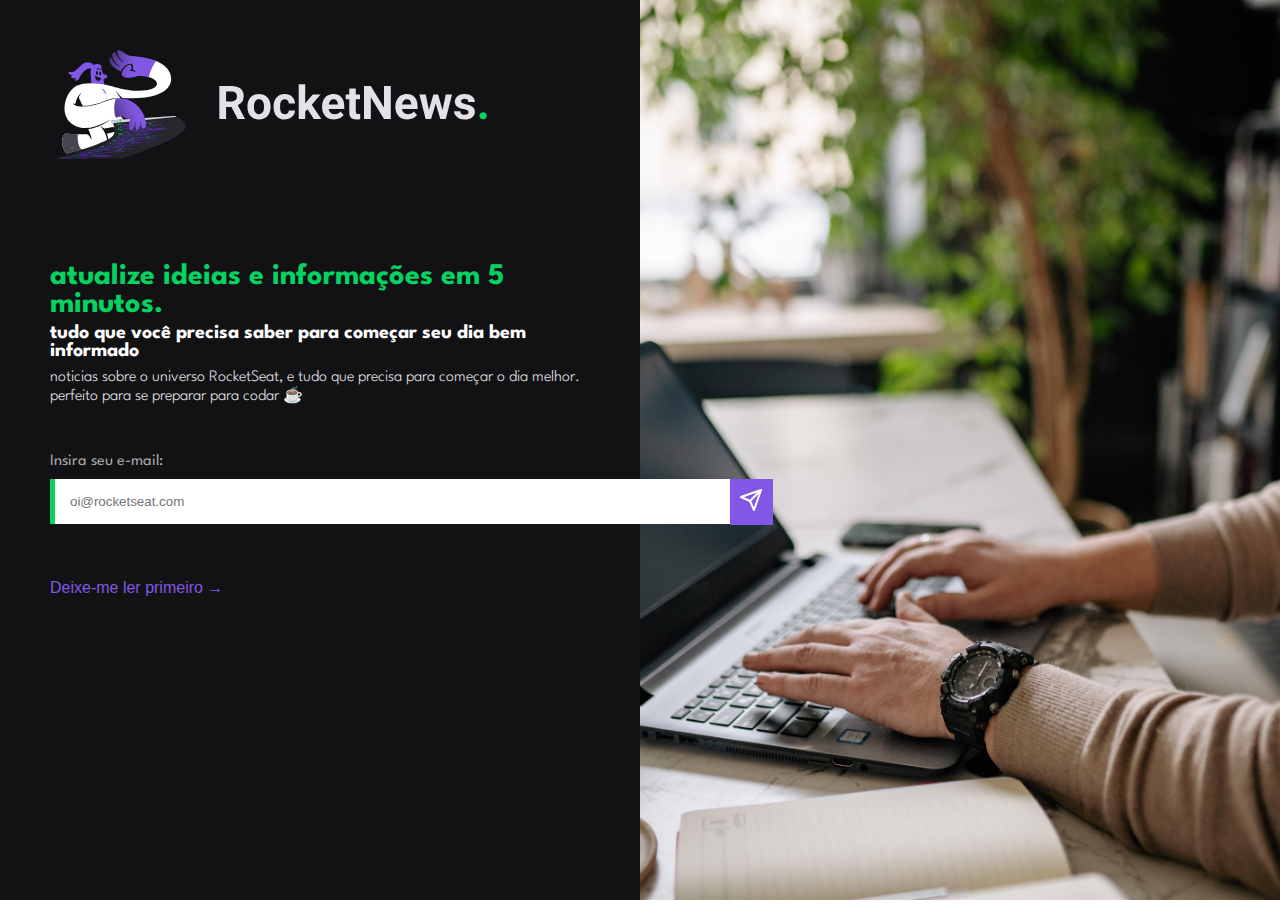
<file: RocketNews/index.html>
<!DOCTYPE html>
<html lang="pt-br">
<head>
    <meta charset="UTF-8">
    <meta http-equiv="X-UA-Compatible" content="IE=edge">
    <meta name="viewport" content="width=device-width, initial-scale=1.0">
    <title>RocketNews</title>
    <link rel="stylesheet" href="css/style.css">
</head>
<body>  
    <main>
        <div class="content">
            <img class="logo" src="assets/logo.svg" alt="">
            <h1>atualize ideias e informações em 5 minutos.</h1>
            <h2>tudo que você precisa saber para começar seu dia bem informado</h2>
            <p>noticias sobre o universo RocketSeat, e tudo que precisa para começar o dia melhor. <br>
            perfeito para se preparar para codar ☕ </p>

            <form action="">
                <label for="email"> Insira seu e-mail: <br> 
                    <input class="email" placeholder="oi@rocketseat.com" id="email" type="email">
                    <button class="send" type="submit"> <img class="send-img" src="assets/send.svg" alt=""> </button>
                </label>
                <br><br>
                <button class="submit" type="submit"> Deixe-me ler primeiro → </button>
                
            </form>
        
        </div>
        <div class="image">
            <img class="bg-image" src="assets/read_news.jpg" alt="">
        </div>
    </main>
</body>
</html>
</file>
<file: RocketNews/css/style.css>
@import url('https://fonts.googleapis.com/css2?family=League+Spartan:wght@300;400;500;600;700;800;900&display=swap');

* {
    margin: 0;
    padding: 0;
    box-sizing: border-box;
}

body {
    font-family: 'League Spartan', sans-serif;
    font-weight: 400, 500, 700;
    overflow: hidden;
}

:root {
    --body-bg-color: #121214;
    --text-color: #E1E1E6;
    --title-color: #04D361;
    --form-color: #A8A8A8;
    --bg-button-color: #8257e5;
  }

main {
    width: 100%;
    height: 100vh;
    display: flex;
}

main div {
    flex: 1;
    max-width: 50%;
}

.content {
    background-color: var(--body-bg-color);
    padding: 50px;
}

.bg-image {
    width: 100%;
    height: 100vh;
    object-fit: cover;
}

.logo {
    width: 450px;
    margin-bottom: 100px;
}

.content h1 {
    color: var(--title-color);
    font-size: 30px;
}

.content h2 {
    color: white;
    font-size: 20px;
    margin-top: 5px;
}

.content p {
    color: var(--text-color);
    font-size: 16px;
    font-weight: 300;
    margin-top: 10px;
    margin-bottom: 50px;
}

form label {
    color: var(--form-color);
}

form .email {
    width: 55%;
    position: absolute;
    padding: 15px;
    margin-top: 10px;
    margin-bottom: 40px;
    border-radius: 0;
    border-left: 5px solid #04D361 !important;
    border: none;
    outline: none;
}

.send {
    left: 57%;
    position: absolute;
    margin-top: 10px;
    padding: 9.5px;
    border-radius: 0;
    border: none;
    background-color: #8257e5;

}

.send-img {
    filter: invert(1);
}

.submit {
    margin-top: 80px;
    background-color: transparent;
    border: none;
    color: #8257e5;
    font-size: 16px;
}
</file>
